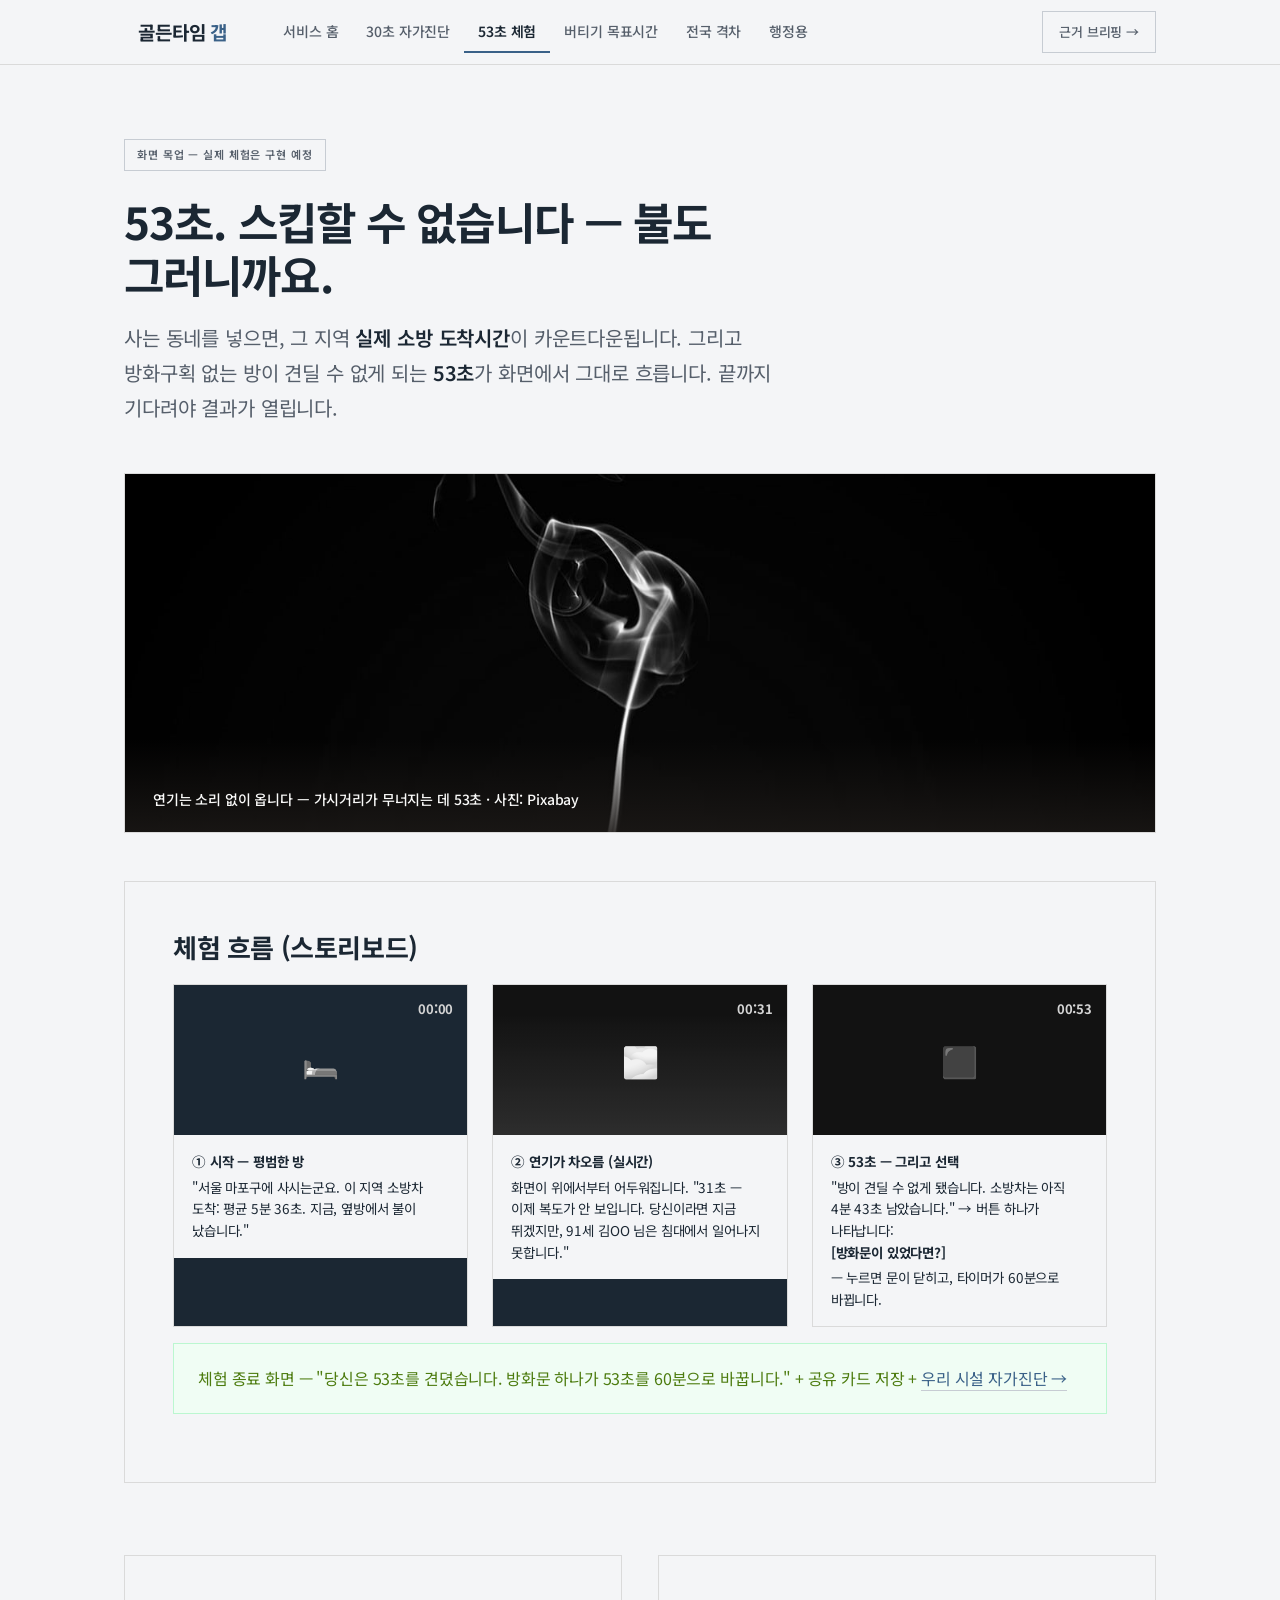
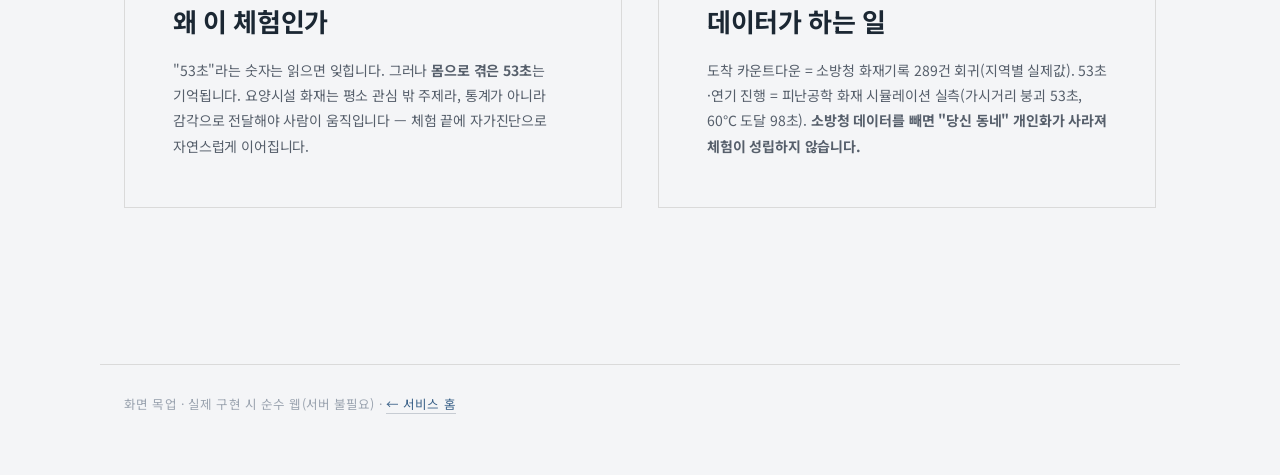
<file: service-53s.html>
<!doctype html>
<html lang="ko">
<head>
<meta charset="utf-8">
<meta name="viewport" content="width=device-width, initial-scale=1">
<title>53초 체험 — 골든타임 갭 (목업)</title>
<link rel="stylesheet" href="https://fonts.googleapis.com/css2?family=Noto+Sans+KR:wght@400;500;700;900&display=swap">
<link rel="stylesheet" href="service.css">
</head>
<body>
<nav class="nav"><div class="in">
  <a class="brand" href="service.html">골든타임 <span>갭</span></a>
  <a href="service.html">서비스 홈</a>
  <a href="service-selfcheck.html">30초 자가진단</a>
  <a class="on" href="service-53s.html">53초 체험</a>
  <a href="service-target.html">버티기 목표시간</a>
  <a href="service-map.html">전국 격차</a>
  <a href="service-admin.html">행정용</a>
  <div class="sp"></div>
  <a class="back" href="index.html">근거 브리핑 →</a>
</div></nav>

<div class="wrap">
  <div class="head">
    <span class="mock">화면 목업 — 실제 체험은 구현 예정</span>
    <h1>53초. 스킵할 수 없습니다 — 불도 그러니까요.</h1>
    <p class="lead">사는 동네를 넣으면, 그 지역 <b>실제 소방 도착시간</b>이 카운트다운됩니다. 그리고 방화구획 없는 방이 견딜 수 없게 되는 <b>53초</b>가 화면에서 그대로 흐릅니다. 끝까지 기다려야 결과가 열립니다.</p>
  </div>

  <div class="banner"><img src="img/smoke.jpg" alt="어둠 속 연기"><div class="cap">연기는 소리 없이 옵니다 — 가시거리가 무너지는 데 53초 · 사진: Pixabay</div></div>

  <div class="card">
    <h2>체험 흐름 (스토리보드)</h2>
    <div class="frames">
      <div class="frame">
        <div class="scene">🛏️<span class="t">00:00</span></div>
        <div class="cap"><b>① 시작 — 평범한 방</b>"서울 마포구에 사시는군요. 이 지역 소방차 도착: 평균 5분 36초. 지금, 옆방에서 불이 났습니다."</div>
      </div>
      <div class="frame">
        <div class="scene" style="background:linear-gradient(#0d131b 20%,#3a2a24)">🌫️<span class="t">00:31</span></div>
        <div class="cap"><b>② 연기가 차오름 (실시간)</b>화면이 위에서부터 어두워집니다. "31초 — 이제 복도가 안 보입니다. 당신이라면 지금 뛰겠지만, 91세 김OO 님은 침대에서 일어나지 못합니다."</div>
      </div>
      <div class="frame">
        <div class="scene" style="background:#1c0f0d">⬛<span class="t">00:53</span></div>
        <div class="cap"><b>③ 53초 — 그리고 선택</b>"방이 견딜 수 없게 됐습니다. 소방차는 아직 4분 43초 남았습니다." → 버튼 하나가 나타납니다: <b>[방화문이 있었다면?]</b> — 누르면 문이 닫히고, 타이머가 60분으로 바뀝니다.</div>
      </div>
    </div>
    <div class="verdict good" style="margin-top:16px">체험 종료 화면 — "당신은 53초를 견뎠습니다. 방화문 하나가 53초를 60분으로 바꿉니다." + 공유 카드 저장 + <a href="service-selfcheck.html">우리 시설 자가진단 →</a></div>
  </div>

  <div class="grid2">
    <div class="card">
      <h2>왜 이 체험인가</h2>
      <p style="font-size:14px;color:var(--text2);margin:0">"53초"라는 숫자는 읽으면 잊힙니다. 그러나 <b>몸으로 겪은 53초</b>는 기억됩니다. 요양시설 화재는 평소 관심 밖 주제라, 통계가 아니라 감각으로 전달해야 사람이 움직입니다 — 체험 끝에 자가진단으로 자연스럽게 이어집니다.</p>
    </div>
    <div class="card">
      <h2>데이터가 하는 일</h2>
      <p style="font-size:14px;color:var(--text2);margin:0">도착 카운트다운 = 소방청 화재기록 289건 회귀(지역별 실제값). 53초·연기 진행 = 피난공학 화재 시뮬레이션 실측(가시거리 붕괴 53초, 60℃ 도달 98초). <b>소방청 데이터를 빼면 "당신 동네" 개인화가 사라져 체험이 성립하지 않습니다.</b></p>
    </div>
  </div>
</div>

<div class="foot">화면 목업 · 실제 구현 시 순수 웹(서버 불필요) · <a href="service.html">← 서비스 홈</a></div>
</body>
</html>
</file>
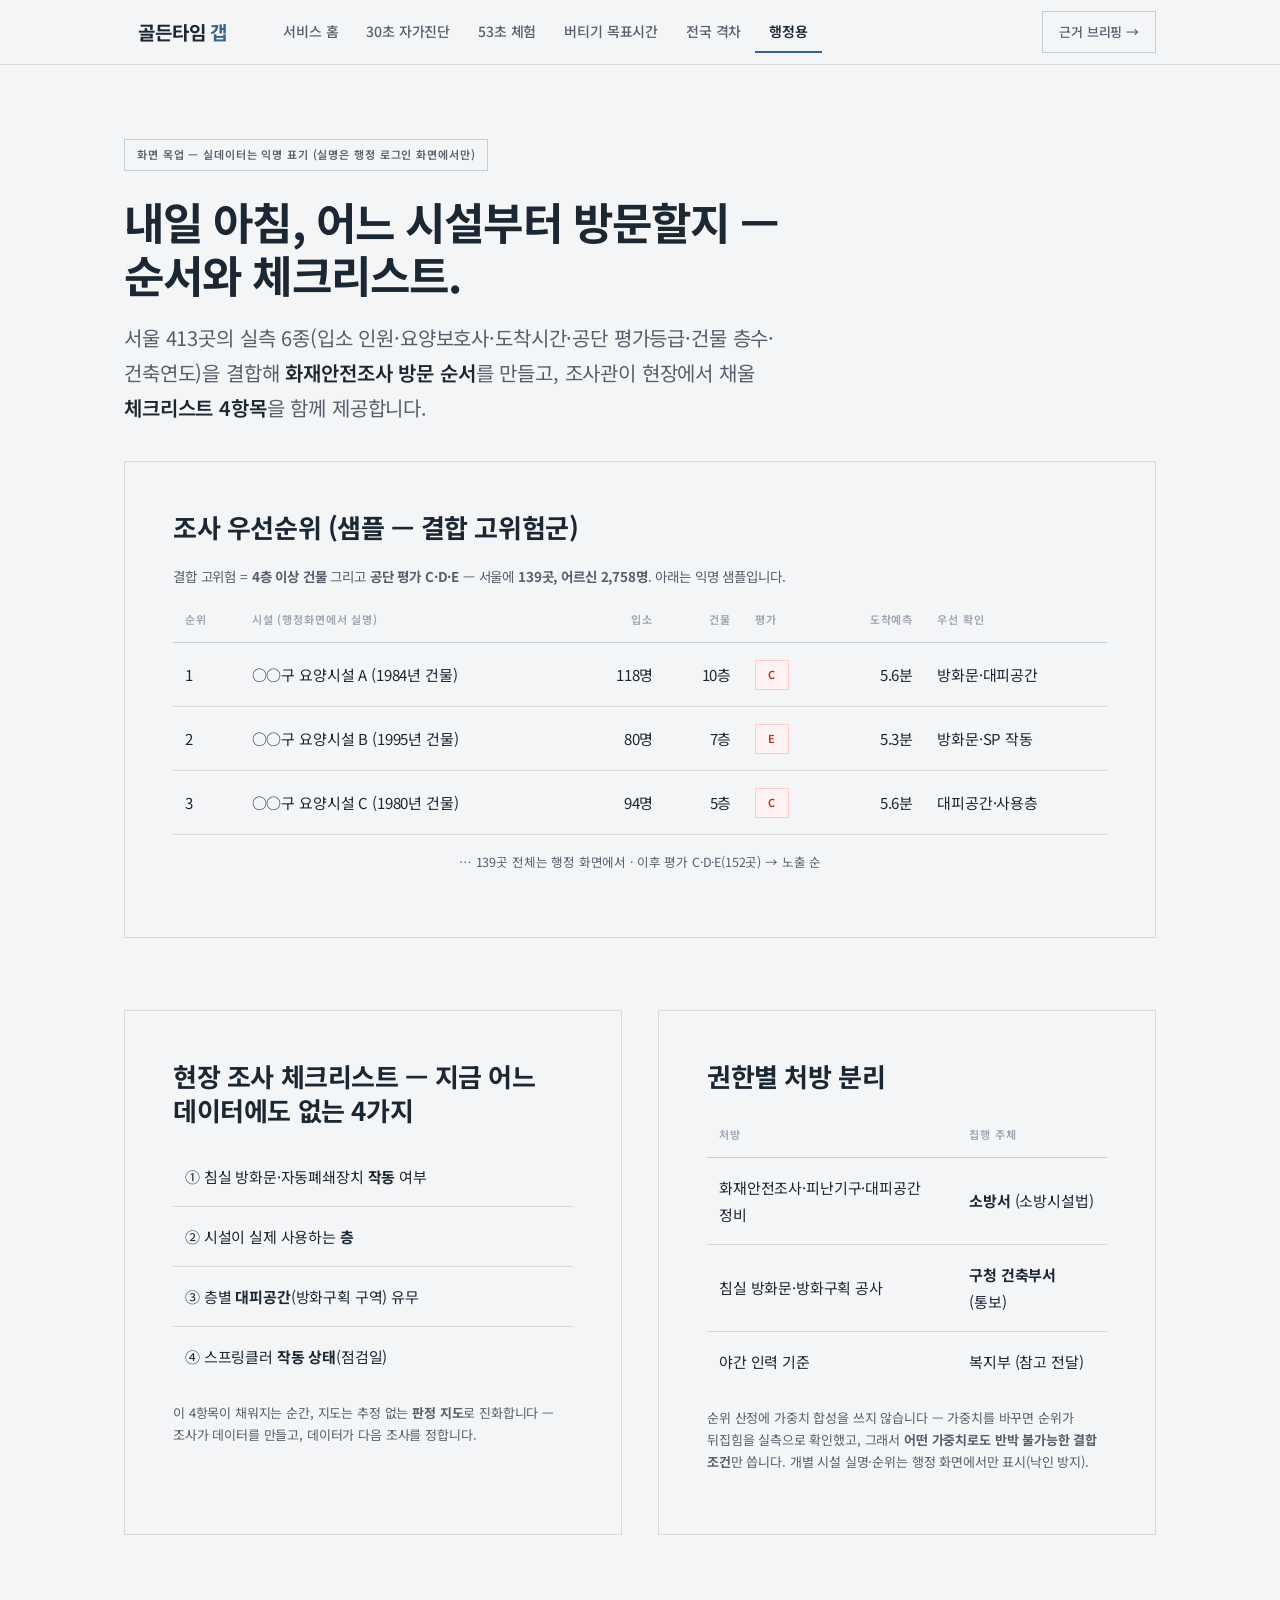
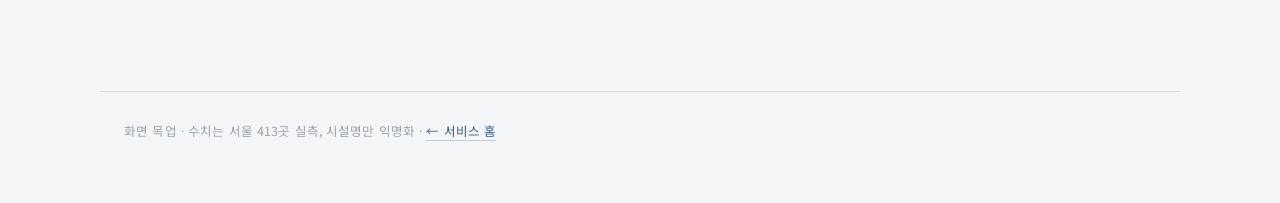
<file: service-admin.html>
<!doctype html>
<html lang="ko">
<head>
<meta charset="utf-8">
<meta name="viewport" content="width=device-width, initial-scale=1">
<title>행정용 우선순위 — 골든타임 갭 (목업)</title>
<link rel="stylesheet" href="https://fonts.googleapis.com/css2?family=Noto+Sans+KR:wght@400;500;700;900&display=swap">
<link rel="stylesheet" href="service.css">
</head>
<body>
<nav class="nav"><div class="in">
  <a class="brand" href="service.html">골든타임 <span>갭</span></a>
  <a href="service.html">서비스 홈</a>
  <a href="service-selfcheck.html">30초 자가진단</a>
  <a href="service-53s.html">53초 체험</a>
  <a href="service-target.html">버티기 목표시간</a>
  <a href="service-map.html">전국 격차</a>
  <a class="on" href="service-admin.html">행정용</a>
  <div class="sp"></div>
  <a class="back" href="index.html">근거 브리핑 →</a>
</div></nav>

<div class="wrap">
  <div class="head">
    <span class="mock">화면 목업 — 실데이터는 익명 표기 (실명은 행정 로그인 화면에서만)</span>
    <h1>내일 아침, 어느 시설부터 방문할지 — 순서와 체크리스트.</h1>
    <p class="lead">서울 413곳의 실측 6종(입소 인원·요양보호사·도착시간·공단 평가등급·건물 층수·건축연도)을 결합해 <b>화재안전조사 방문 순서</b>를 만들고, 조사관이 현장에서 채울 <b>체크리스트 4항목</b>을 함께 제공합니다.</p>
  </div>

  <div class="card">
    <h2>조사 우선순위 (샘플 — 결합 고위험군)</h2>
    <p style="font-size:13.5px;color:var(--text2);margin:0 0 10px">결합 고위험 = <b>4층 이상 건물</b> 그리고 <b>공단 평가 C·D·E</b> — 서울에 <b>139곳, 어르신 2,758명</b>. 아래는 익명 샘플입니다.</p>
    <table>
      <tr><th>순위</th><th>시설 (행정화면에서 실명)</th><th class="num">입소</th><th class="num">건물</th><th>평가</th><th class="num">도착예측</th><th>우선 확인</th></tr>
      <tr><td>1</td><td>○○구 요양시설 A (1984년 건물)</td><td class="num">118명</td><td class="num">10층</td><td><span class="pill bad">C</span></td><td class="num">5.6분</td><td>방화문·대피공간</td></tr>
      <tr><td>2</td><td>○○구 요양시설 B (1995년 건물)</td><td class="num">80명</td><td class="num">7층</td><td><span class="pill bad">E</span></td><td class="num">5.3분</td><td>방화문·SP 작동</td></tr>
      <tr><td>3</td><td>○○구 요양시설 C (1980년 건물)</td><td class="num">94명</td><td class="num">5층</td><td><span class="pill bad">C</span></td><td class="num">5.6분</td><td>대피공간·사용층</td></tr>
      <tr><td colspan="7" style="text-align:center;color:var(--text2);font-size:12.5px">… 139곳 전체는 행정 화면에서 · 이후 평가 C·D·E(152곳) → 노출 순</td></tr>
    </table>
  </div>

  <div class="grid2">
    <div class="card">
      <h2>현장 조사 체크리스트 — 지금 어느 데이터에도 없는 4가지</h2>
      <table>
        <tr><td>① 침실 방화문·자동폐쇄장치 <b>작동</b> 여부</td></tr>
        <tr><td>② 시설이 실제 사용하는 <b>층</b></td></tr>
        <tr><td>③ 층별 <b>대피공간</b>(방화구획 구역) 유무</td></tr>
        <tr><td>④ 스프링클러 <b>작동 상태</b>(점검일)</td></tr>
      </table>
      <p class="note">이 4항목이 채워지는 순간, 지도는 추정 없는 <b>판정 지도</b>로 진화합니다 — 조사가 데이터를 만들고, 데이터가 다음 조사를 정합니다.</p>
    </div>
    <div class="card">
      <h2>권한별 처방 분리</h2>
      <table>
        <tr><th>처방</th><th>집행 주체</th></tr>
        <tr><td>화재안전조사·피난기구·대피공간 정비</td><td><b>소방서</b> (소방시설법)</td></tr>
        <tr><td>침실 방화문·방화구획 공사</td><td><b>구청 건축부서</b> (통보)</td></tr>
        <tr><td>야간 인력 기준</td><td>복지부 (참고 전달)</td></tr>
      </table>
      <p class="note">순위 산정에 가중치 합성을 쓰지 않습니다 — 가중치를 바꾸면 순위가 뒤집힘을 실측으로 확인했고, 그래서 <b>어떤 가중치로도 반박 불가능한 결합 조건</b>만 씁니다. 개별 시설 실명·순위는 행정 화면에서만 표시(낙인 방지).</p>
    </div>
  </div>
</div>

<div class="foot">화면 목업 · 수치는 서울 413곳 실측, 시설명만 익명화 · <a href="service.html">← 서비스 홈</a></div>
</body>
</html>
</file>
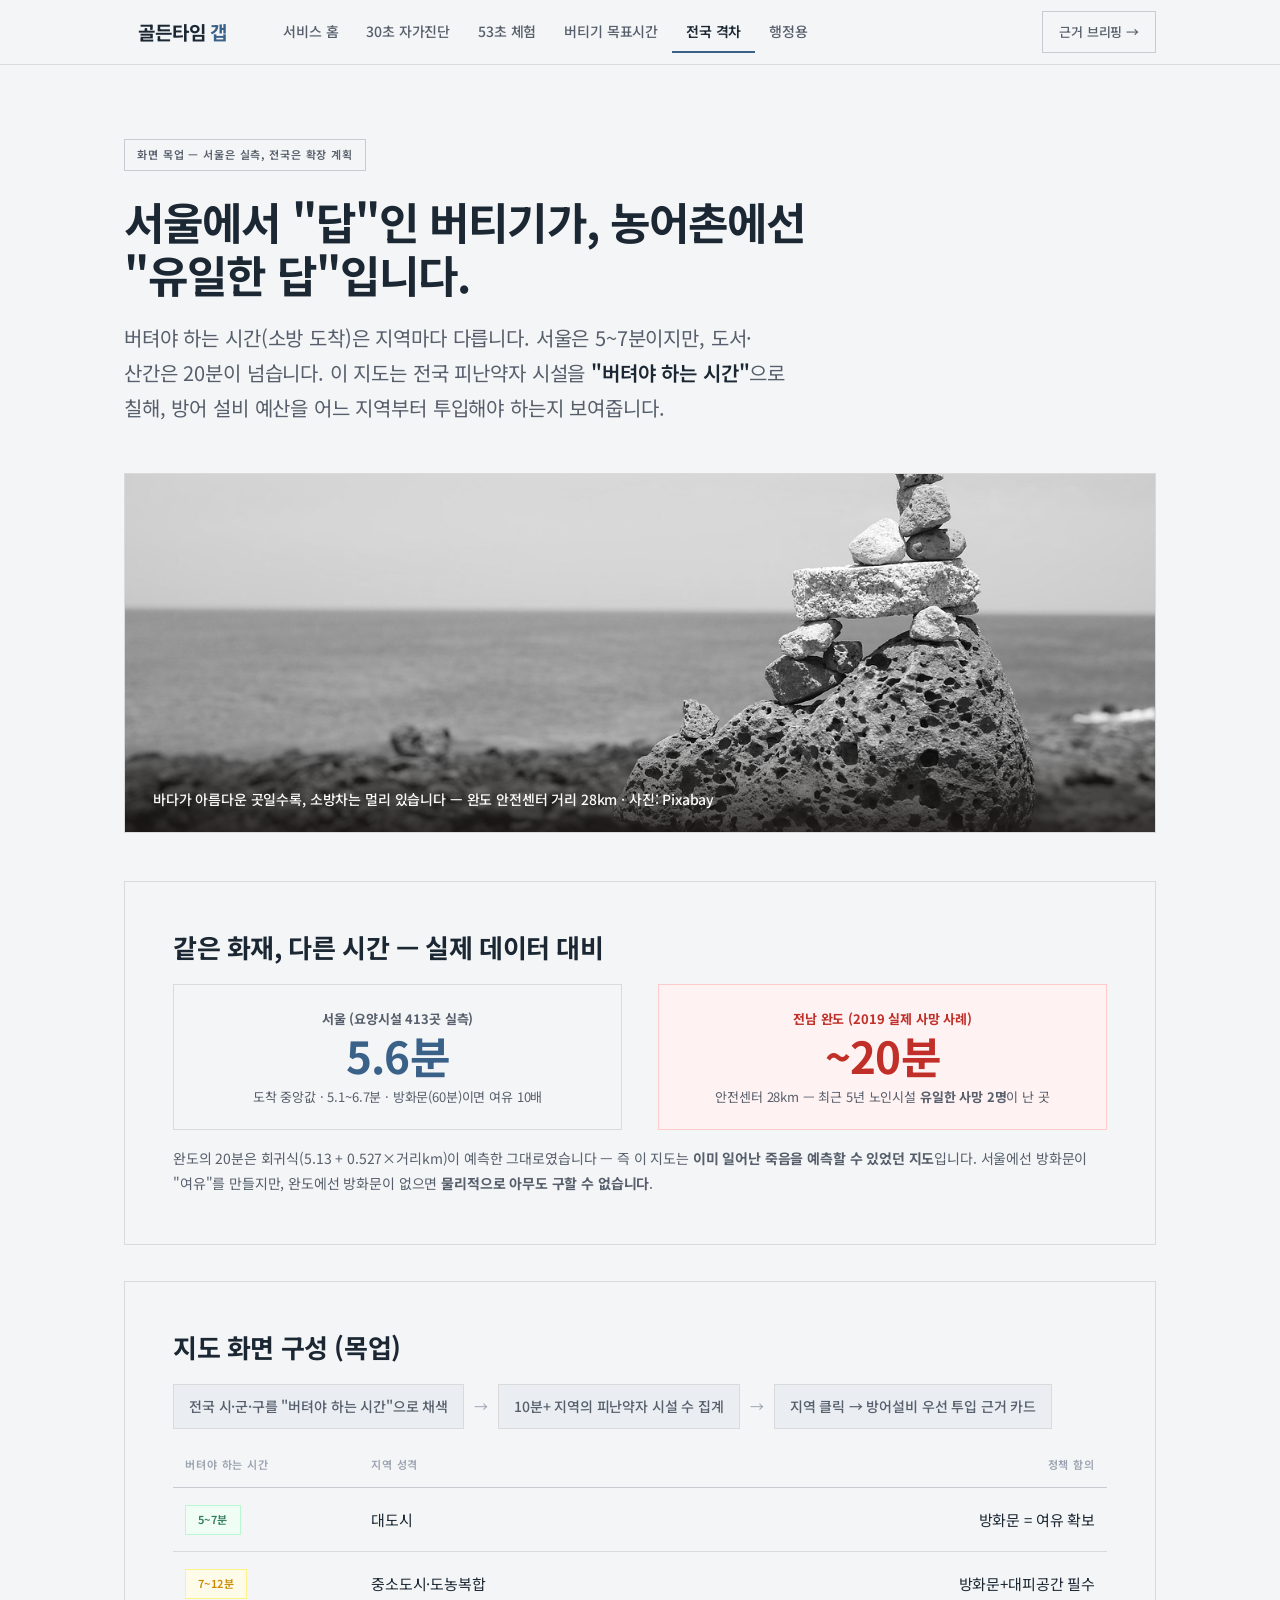
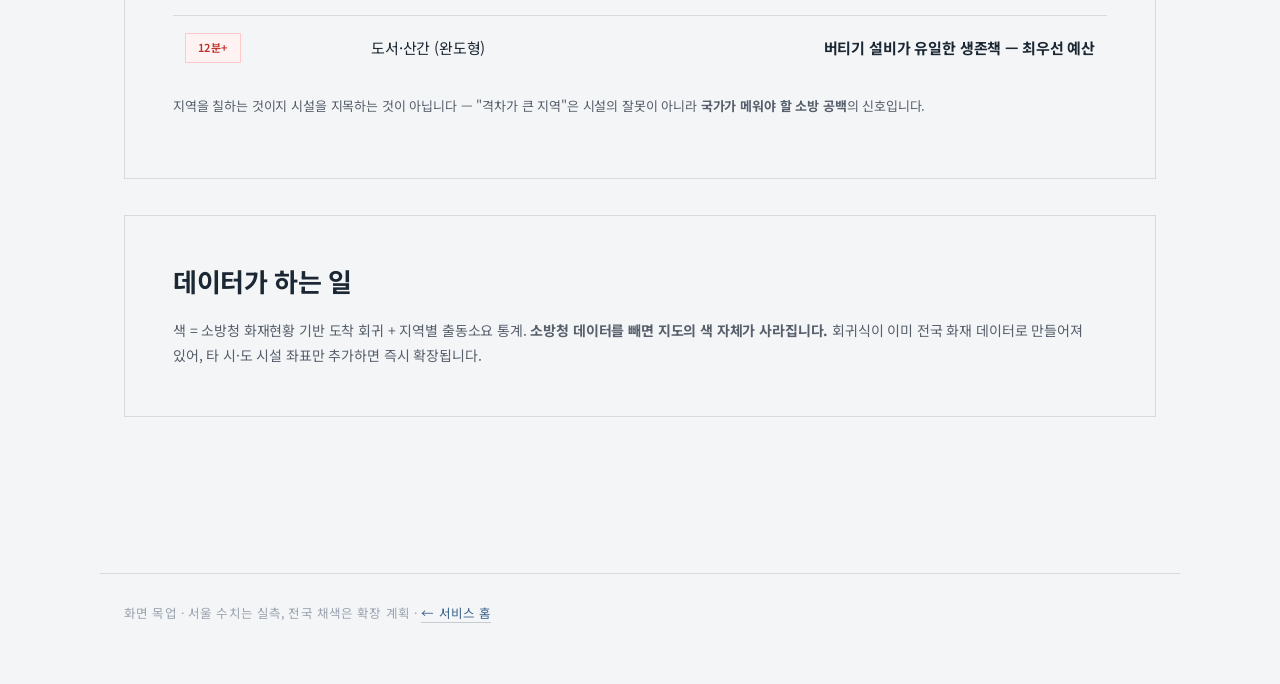
<file: service-map.html>
<!doctype html>
<html lang="ko">
<head>
<meta charset="utf-8">
<meta name="viewport" content="width=device-width, initial-scale=1">
<title>전국 격차 지도 — 골든타임 갭 (목업)</title>
<link rel="stylesheet" href="https://fonts.googleapis.com/css2?family=Noto+Sans+KR:wght@400;500;700;900&display=swap">
<link rel="stylesheet" href="service.css">
</head>
<body>
<nav class="nav"><div class="in">
  <a class="brand" href="service.html">골든타임 <span>갭</span></a>
  <a href="service.html">서비스 홈</a>
  <a href="service-selfcheck.html">30초 자가진단</a>
  <a href="service-53s.html">53초 체험</a>
  <a href="service-target.html">버티기 목표시간</a>
  <a class="on" href="service-map.html">전국 격차</a>
  <a href="service-admin.html">행정용</a>
  <div class="sp"></div>
  <a class="back" href="index.html">근거 브리핑 →</a>
</div></nav>

<div class="wrap">
  <div class="head">
    <span class="mock">화면 목업 — 서울은 실측, 전국은 확장 계획</span>
    <h1>서울에서 "답"인 버티기가, 농어촌에선 "유일한 답"입니다.</h1>
    <p class="lead">버텨야 하는 시간(소방 도착)은 지역마다 다릅니다. 서울은 5~7분이지만, 도서·산간은 20분이 넘습니다. 이 지도는 전국 피난약자 시설을 <b>"버텨야 하는 시간"</b>으로 칠해, 방어 설비 예산을 어느 지역부터 투입해야 하는지 보여줍니다.</p>
  </div>

  <div class="banner"><img src="img/island.jpg" alt="한국의 바다와 해안" style="object-position:center 60%"><div class="cap">바다가 아름다운 곳일수록, 소방차는 멀리 있습니다 — 완도 안전센터 거리 28km · 사진: Pixabay</div></div>

  <div class="card">
    <h2>같은 화재, 다른 시간 — 실제 데이터 대비</h2>
    <div class="grid2" style="text-align:center;margin:16px 0">
      <div style="border:1px solid var(--border);padding:22px">
        <div style="font-size:13px;color:var(--text2);font-weight:700">서울 (요양시설 413곳 실측)</div>
        <div class="big blue">5.6분</div>
        <div class="klabel">도착 중앙값 · 5.1~6.7분 · 방화문(60분)이면 여유 10배</div>
      </div>
      <div style="border:1px solid #FECACA;padding:22px;background:#FEF2F2">
        <div style="font-size:13px;color:var(--error);font-weight:700">전남 완도 (2019 실제 사망 사례)</div>
        <div class="big red">~20분</div>
        <div class="klabel">안전센터 28km — 최근 5년 노인시설 <b>유일한 사망 2명</b>이 난 곳</div>
      </div>
    </div>
    <p style="font-size:14px;color:var(--text2);margin:0">완도의 20분은 회귀식(5.13 + 0.527×거리km)이 예측한 그대로였습니다 — 즉 이 지도는 <b>이미 일어난 죽음을 예측할 수 있었던 지도</b>입니다. 서울에선 방화문이 "여유"를 만들지만, 완도에선 방화문이 없으면 <b>물리적으로 아무도 구할 수 없습니다</b>.</p>
  </div>

  <div class="card">
    <h2>지도 화면 구성 (목업)</h2>
    <div class="flow">
      <span class="st">전국 시·군·구를 "버텨야 하는 시간"으로 채색</span><span class="ar">→</span>
      <span class="st">10분+ 지역의 피난약자 시설 수 집계</span><span class="ar">→</span>
      <span class="st">지역 클릭 → 방어설비 우선 투입 근거 카드</span>
    </div>
    <table style="margin-top:14px">
      <tr><th>버텨야 하는 시간</th><th>지역 성격</th><th class="num">정책 함의</th></tr>
      <tr><td><span class="pill good">5~7분</span></td><td>대도시</td><td class="num">방화문 = 여유 확보</td></tr>
      <tr><td><span class="pill mid">7~12분</span></td><td>중소도시·도농복합</td><td class="num">방화문+대피공간 필수</td></tr>
      <tr><td><span class="pill bad">12분+</span></td><td>도서·산간 (완도형)</td><td class="num"><b>버티기 설비가 유일한 생존책 — 최우선 예산</b></td></tr>
    </table>
    <p class="note">지역을 칠하는 것이지 시설을 지목하는 것이 아닙니다 — "격차가 큰 지역"은 시설의 잘못이 아니라 <b>국가가 메워야 할 소방 공백</b>의 신호입니다.</p>
  </div>

  <div class="card">
    <h2>데이터가 하는 일</h2>
    <p style="font-size:14px;color:var(--text2);margin:0">색 = 소방청 화재현황 기반 도착 회귀 + 지역별 출동소요 통계. <b>소방청 데이터를 빼면 지도의 색 자체가 사라집니다.</b> 회귀식이 이미 전국 화재 데이터로 만들어져 있어, 타 시·도 시설 좌표만 추가하면 즉시 확장됩니다.</p>
  </div>
</div>

<div class="foot">화면 목업 · 서울 수치는 실측, 전국 채색은 확장 계획 · <a href="service.html">← 서비스 홈</a></div>
</body>
</html>
</file>
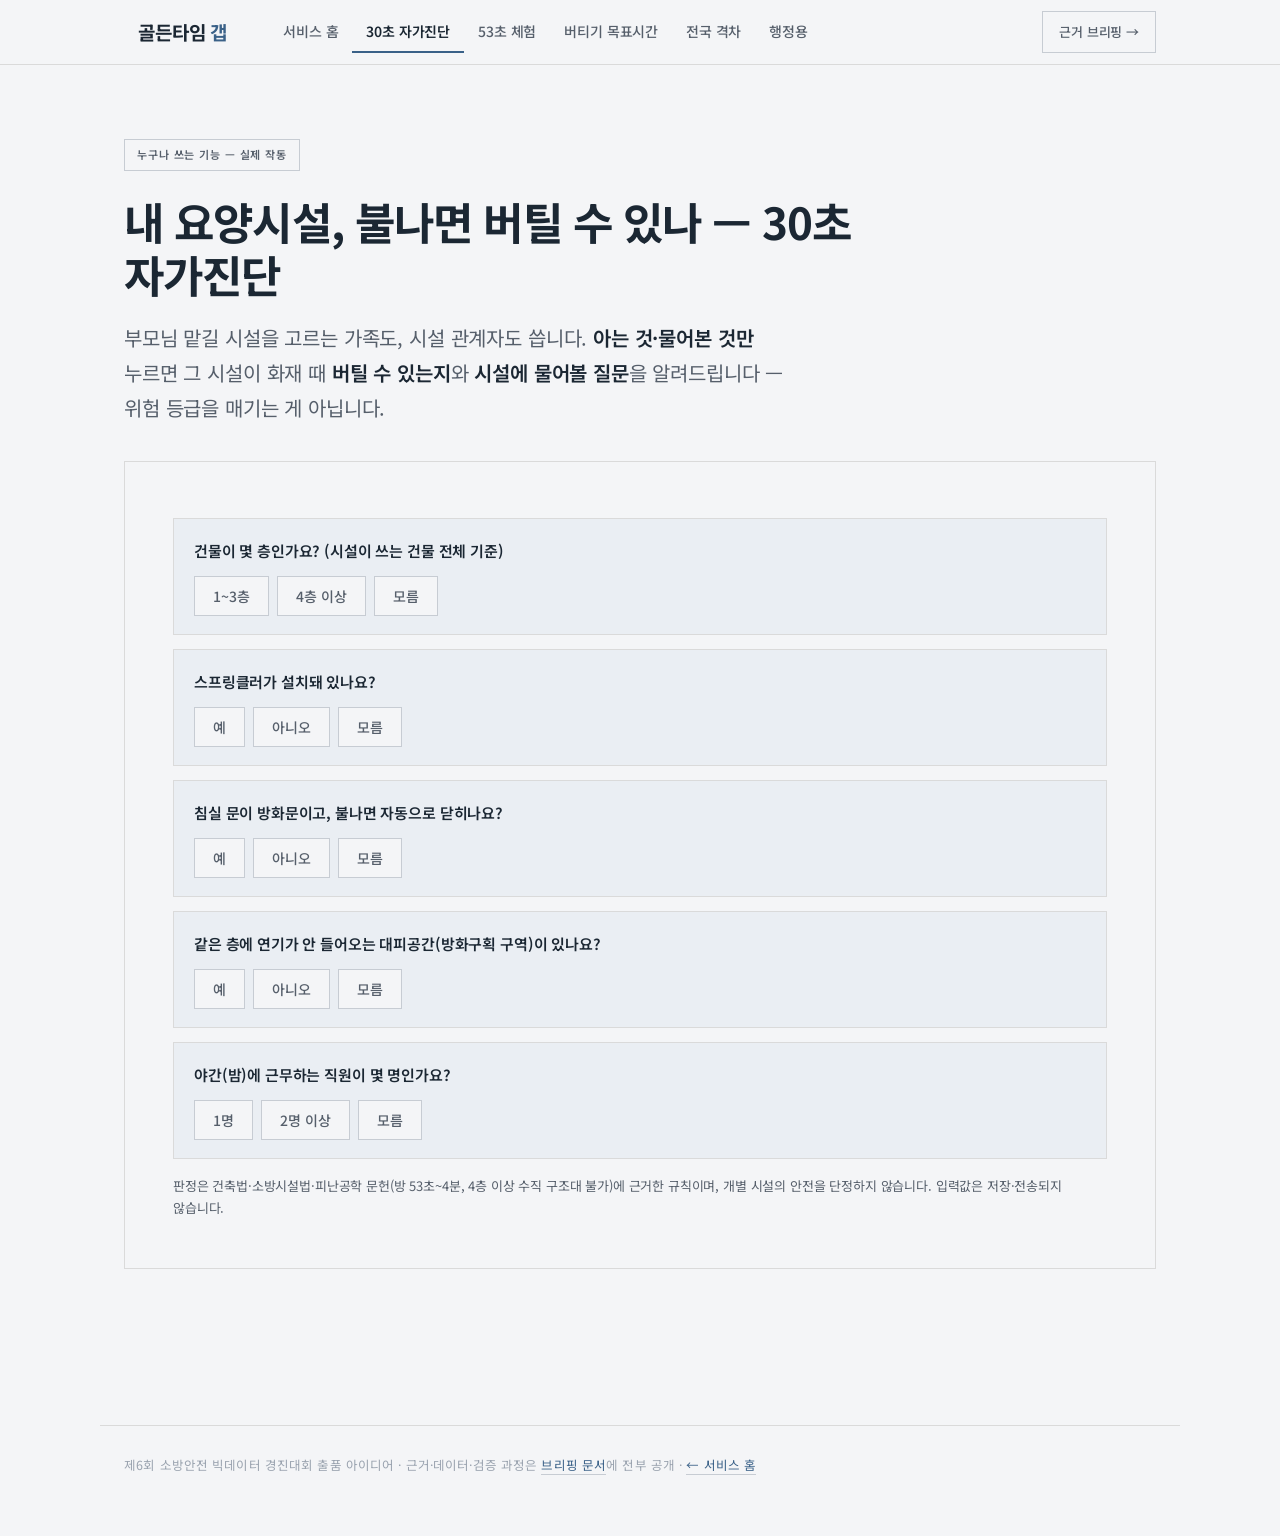
<file: service-selfcheck.html>
<!doctype html>
<html lang="ko">
<head>
<meta charset="utf-8">
<meta name="viewport" content="width=device-width, initial-scale=1">
<title>30초 자가진단 — 골든타임 갭</title>
<link rel="stylesheet" href="https://fonts.googleapis.com/css2?family=Noto+Sans+KR:wght@400;500;700;900&display=swap">
<link rel="stylesheet" href="service.css">
<style>
/* 자가진단 위젯 — service.css(ThoughtStream) 토큰에 맞춰 포팅 */
.scq{display:grid;gap:14px;margin-top:8px}
.scq .q{border:1px solid var(--border);padding:18px 20px;background:var(--surface)}
.scq .q .ql{font-size:15px;font-weight:600;color:var(--ink);margin-bottom:12px;font-family:var(--font-b)}
.scopts{display:flex;flex-wrap:wrap;gap:8px}
.scopts button{border:1px solid var(--border-m);background:var(--bg);color:var(--text2);font-family:var(--font-b);
  font-size:14px;font-weight:500;padding:9px 18px;cursor:pointer;transition:.15s}
.scopts button:hover{border-color:var(--stone);color:var(--ink)}
.scopts button.sel{background:var(--ink);border-color:var(--ink);color:var(--bg)}
.scresult{margin-top:24px;padding:28px;display:none;border:1px solid var(--border-m)}
.scresult.on{display:block}
.scresult.hold{background:#F0FDF4;border-color:#BBF7D0}
.scresult.risk{background:#FEF2F2;border-color:#FECACA}
.scresult .verdict{font-family:var(--font-d);font-size:22px;font-weight:700;letter-spacing:-.01em;margin-bottom:6px}
.scresult.hold .verdict{color:#4D7C0F} .scresult.risk .verdict{color:#B91C1C}
.scline{display:flex;gap:12px;align-items:flex-start;font-size:15px;margin:11px 0;line-height:1.6;font-family:var(--font-b)}
.scline .ic{flex:0 0 18px;font-weight:700;text-align:center}
.scline.ok .ic{color:var(--success)} .scline.no .ic{color:var(--error)}
.scask{margin-top:20px;background:var(--bg);border:1px dashed var(--border-s);padding:18px 22px}
.scask .h{font-size:12px;font-weight:600;color:var(--text2);letter-spacing:.05em;text-transform:uppercase;margin-bottom:10px;font-family:var(--font-b)}
.scask ol{margin:0;padding-left:22px} .scask li{margin:7px 0;font-size:14.5px;font-family:var(--font-b)}
.scfoot{font-size:13px;color:var(--text2);margin-top:16px;line-height:1.7;font-family:var(--font-b)}
@media print{.nav,.foot,.head .mock,.banner{display:none}.scresult{border:1px solid #999}}
</style>
</head>
<body>
<nav class="nav"><div class="in">
  <a class="brand" href="service.html">골든타임 <span>갭</span></a>
  <a href="service.html">서비스 홈</a>
  <a class="on" href="service-selfcheck.html">30초 자가진단</a>
  <a href="service-53s.html">53초 체험</a>
  <a href="service-target.html">버티기 목표시간</a>
  <a href="service-map.html">전국 격차</a>
  <a href="service-admin.html">행정용</a>
  <div class="sp"></div>
  <a class="back" href="index.html">근거 브리핑 →</a>
</div></nav>

<div class="wrap">
  <div class="head">
    <span class="mock">누구나 쓰는 기능 — 실제 작동</span>
    <h1>내 요양시설, 불나면 버틸 수 있나 — 30초 자가진단</h1>
    <p class="lead">부모님 맡길 시설을 고르는 가족도, 시설 관계자도 씁니다. <b>아는 것·물어본 것만</b> 누르면 그 시설이 화재 때 <b>버틸 수 있는지</b>와 <b>시설에 물어볼 질문</b>을 알려드립니다 — 위험 등급을 매기는 게 아닙니다.</p>
  </div>

  <div class="card">
    <div class="scq" id="scq"></div>
    <div class="scresult" id="scResult"></div>
    <div class="scfoot">판정은 건축법·소방시설법·피난공학 문헌(방 53초~4분, 4층 이상 수직 구조대 불가)에 근거한 규칙이며, 개별 시설의 안전을 단정하지 않습니다. 입력값은 저장·전송되지 않습니다.</div>
  </div>
</div>

<div class="foot">제6회 소방안전 빅데이터 경진대회 출품 아이디어 · 근거·데이터·검증 과정은 <a href="index.html">브리핑 문서</a>에 전부 공개 · <a href="service.html">← 서비스 홈</a></div>

<script>
(function(){
  var SCQ=[
    {k:'floor',q:'건물이 몇 층인가요? (시설이 쓰는 건물 전체 기준)',o:[['low','1~3층'],['high','4층 이상'],['x','모름']]},
    {k:'sprinkler',q:'스프링클러가 설치돼 있나요?',o:[['y','예'],['n','아니오'],['x','모름']]},
    {k:'door',q:'침실 문이 방화문이고, 불나면 자동으로 닫히나요?',o:[['y','예'],['n','아니오'],['x','모름']]},
    {k:'refuge',q:'같은 층에 연기가 안 들어오는 대피공간(방화구획 구역)이 있나요?',o:[['y','예'],['n','아니오'],['x','모름']]},
    {k:'night',q:'야간(밤)에 근무하는 직원이 몇 명인가요?',o:[['1','1명'],['2','2명 이상'],['x','모름']]}
  ];
  var ans={}, qbox=document.getElementById('scq');
  if(!qbox) return;
  SCQ.forEach(function(item){
    var d=document.createElement('div'); d.className='q';
    var h=document.createElement('div'); h.className='ql'; h.textContent=item.q; d.appendChild(h);
    var opts=document.createElement('div'); opts.className='scopts';
    item.o.forEach(function(pair){
      var b=document.createElement('button'); b.type='button'; b.textContent=pair[1];
      b.onclick=function(){ ans[item.k]=pair[0];
        [].forEach.call(opts.children,function(c){c.classList.remove('sel');});
        b.classList.add('sel'); render();
      };
      opts.appendChild(b);
    });
    d.appendChild(opts); qbox.appendChild(d);
  });
  function line(cls,ic,txt){ return '<div class="scline '+cls+'"><span class="ic">'+ic+'</span><span>'+txt+'</span></div>'; }
  function render(){
    var el=document.getElementById('scResult'), L=[], ask=[];
    if(ans.floor==='high') L.push(line('no','!','<b>4층 이상</b> — 수직 피난기구(구조대)는 3층까지만 허용되어 사실상 대피 불가. <b>버티는 설비가 유일한 답</b>입니다.'));
    else if(ans.floor==='low') L.push(line('ok','✓','3층 이하 — 보조 피난기구를 설치할 수 있는 층입니다.'));
    else if(ans.floor==='x') ask.push('이 건물은 몇 층이고, 시설은 몇 층을 쓰나요?');
    if(ans.sprinkler==='y') L.push(line('ok','✓','1차 방어선: 스프링클러 있음 — 불이 커지기 전에 잡을 수 있습니다.'));
    else if(ans.sprinkler==='n') L.push(line('no','!','1차 방어선(스프링클러) 없음 — 불이 빠르게 번집니다.'));
    else if(ans.sprinkler==='x') ask.push('스프링클러가 설치·정상 작동하나요? (마지막 점검일은 언제인가요?)');
    if(ans.door==='y') L.push(line('ok','✓','침실 방화문 자동폐쇄 — 연기를 막아 방을 대피소로 만듭니다(2차 방어선 핵심).'));
    else if(ans.door==='n') L.push(line('no','!','침실 방화문·자동폐쇄 없음 — 연기가 방으로 그대로 들어옵니다.'));
    else if(ans.door==='x') ask.push('침실 출입문이 방화문이고, 화재 시 자동으로 닫히나요?');
    if(ans.refuge==='y') L.push(line('ok','✓','층별 대피공간 있음 — 못 나가도 연기 없는 곳으로 옮길 수 있습니다.'));
    else if(ans.refuge==='n') L.push(line('no','!','대피공간 없음 — 방이 뚫리면 옮길 곳이 없습니다.'));
    else if(ans.refuge==='x') ask.push('같은 층에 연기가 안 들어오는 대피공간(방화구획 구역)이 있나요?');
    if(ans.night==='1') L.push(line('no','!','야간 1명 — 수십 명 대피는 물리적으로 불가능(법정 최소). 사람이 아니라 <b>설비</b>가 지켜야 합니다.'));
    else if(ans.night==='2') L.push(line('ok','✓','야간 2명 이상 — 초기 대응엔 유리하나, 대피 자체는 여전히 설비에 달렸습니다.'));
    else if(ans.night==='x') ask.push('야간(밤 10시~새벽 6시)에 근무하는 직원은 몇 명인가요?');
    if(!L.length && !ask.length){ el.className='scresult'; el.innerHTML=''; return; }
    var hold=(ans.door==='y' && ans.refuge==='y'), risk=(ans.door==='n' || ans.refuge==='n');
    var verdict, cls;
    if(hold){ cls='hold'; verdict='✔ 화재 시 방에서 버틸 수 있습니다'; }
    else if(risk){ cls='risk'; verdict='⚠ 불이 나면 버틸 곳이 없습니다'; }
    else { cls='hold'; verdict='핵심 항목을 시설에 확인해 보세요'; }
    var html='<div class="verdict">'+verdict+'</div>';
    html+='<p style="margin:2px 0 14px;font-size:14px;color:var(--text2)">방화구획 없는 방은 1분 안팎에 치명적이고 소방차는 6분 — 그래서 관건은 <b>방이 버티느냐</b>입니다.</p>';
    html+=L.join('');
    if(ask.length){
      html+='<div class="scask"><div class="h">시설에 이렇게 물어보세요 (인쇄해서 가져가세요)</div><ol>';
      ask.forEach(function(q){ html+='<li>'+q+'</li>'; });
      html+='</ol></div>';
    }
    if(risk) html+='<p class="scfoot" style="margin-top:14px"><b>개선 순서(문헌 기준):</b> ① 침실 방화문+자동폐쇄 → ② 층별 대피공간 → ③ 스프링클러 점검. 침실 문만 방화문으로 바꿔도 방이 1시간 대피소가 됩니다.</p>';
    el.className='scresult on '+cls; el.innerHTML=html;
  }
})();
</script>
</body>
</html>
</file>
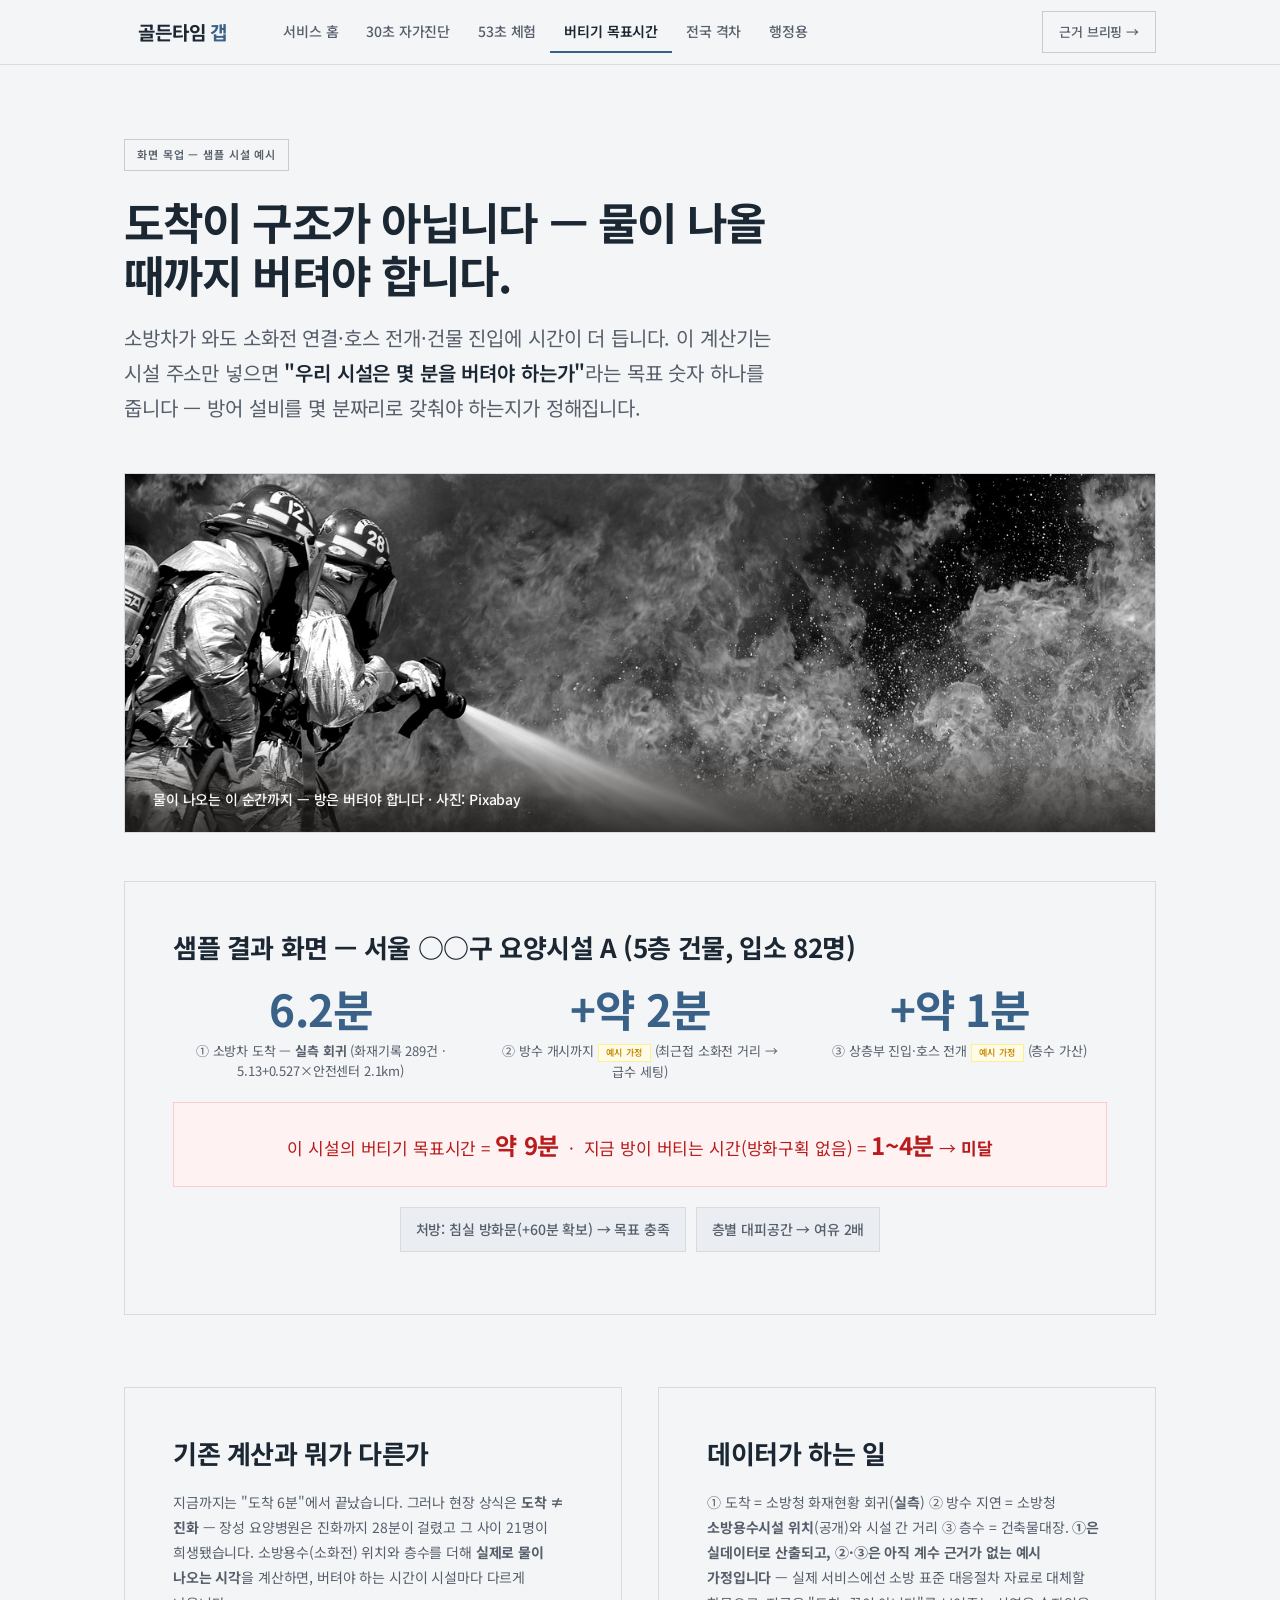
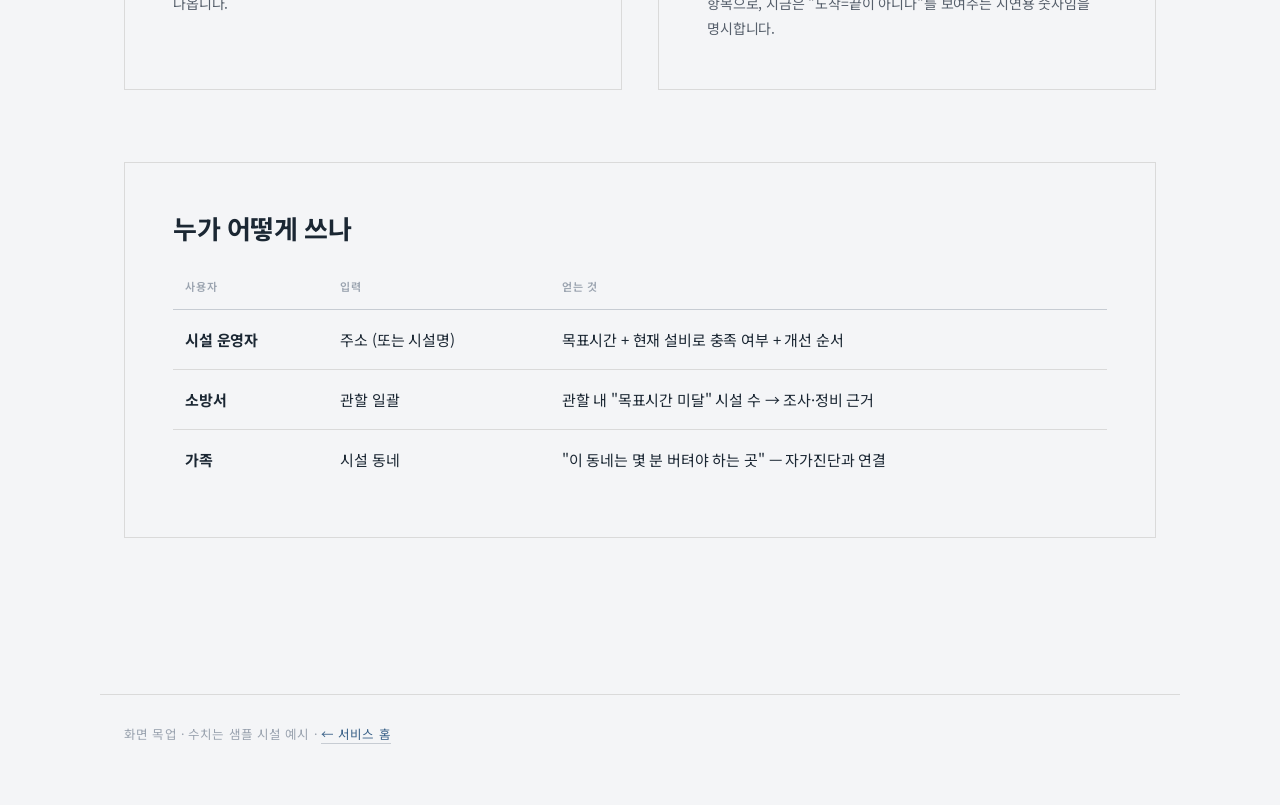
<file: service-target.html>
<!doctype html>
<html lang="ko">
<head>
<meta charset="utf-8">
<meta name="viewport" content="width=device-width, initial-scale=1">
<title>버티기 목표시간 계산기 — 골든타임 갭 (목업)</title>
<link rel="stylesheet" href="https://fonts.googleapis.com/css2?family=Noto+Sans+KR:wght@400;500;700;900&display=swap">
<link rel="stylesheet" href="service.css">
</head>
<body>
<nav class="nav"><div class="in">
  <a class="brand" href="service.html">골든타임 <span>갭</span></a>
  <a href="service.html">서비스 홈</a>
  <a href="service-selfcheck.html">30초 자가진단</a>
  <a href="service-53s.html">53초 체험</a>
  <a class="on" href="service-target.html">버티기 목표시간</a>
  <a href="service-map.html">전국 격차</a>
  <a href="service-admin.html">행정용</a>
  <div class="sp"></div>
  <a class="back" href="index.html">근거 브리핑 →</a>
</div></nav>

<div class="wrap">
  <div class="head">
    <span class="mock">화면 목업 — 샘플 시설 예시</span>
    <h1>도착이 구조가 아닙니다 — 물이 나올 때까지 버텨야 합니다.</h1>
    <p class="lead">소방차가 와도 소화전 연결·호스 전개·건물 진입에 시간이 더 듭니다. 이 계산기는 시설 주소만 넣으면 <b>"우리 시설은 몇 분을 버텨야 하는가"</b>라는 목표 숫자 하나를 줍니다 — 방어 설비를 몇 분짜리로 갖춰야 하는지가 정해집니다.</p>
  </div>

  <div class="banner"><img src="img/ff_team.jpg" alt="방수 중인 소방관"><div class="cap">물이 나오는 이 순간까지 — 방은 버텨야 합니다 · 사진: Pixabay</div></div>

  <div class="card">
    <h2>샘플 결과 화면 — 서울 ○○구 요양시설 A (5층 건물, 입소 82명)</h2>
    <div class="grid3" style="text-align:center;margin:18px 0">
      <div><div class="big blue">6.2분</div><div class="klabel">① 소방차 도착 — <b>실측 회귀</b> (화재기록 289건 · 5.13+0.527×안전센터 2.1km)</div></div>
      <div><div class="big blue">+약 2분</div><div class="klabel">② 방수 개시까지 <span class="pill mid" style="padding:1px 7px;font-size:9px">예시 가정</span> (최근접 소화전 거리 → 급수 세팅)</div></div>
      <div><div class="big blue">+약 1분</div><div class="klabel">③ 상층부 진입·호스 전개 <span class="pill mid" style="padding:1px 7px;font-size:9px">예시 가정</span> (층수 가산)</div></div>
    </div>
    <div class="verdict bad" style="text-align:center;font-size:17px">
      이 시설의 버티기 목표시간 = <b style="font-size:24px">약 9분</b> &nbsp;·&nbsp; 지금 방이 버티는 시간(방화구획 없음) = <b style="font-size:24px">1~4분</b> → <b>미달</b>
    </div>
    <div class="flow" style="justify-content:center">
      <span class="st">처방: 침실 방화문(+60분 확보) → 목표 충족</span>
      <span class="st">층별 대피공간 → 여유 2배</span>
    </div>
  </div>

  <div class="grid2">
    <div class="card">
      <h2>기존 계산과 뭐가 다른가</h2>
      <p style="font-size:14px;color:var(--text2);margin:0">지금까지는 "도착 6분"에서 끝났습니다. 그러나 현장 상식은 <b>도착 ≠ 진화</b> — 장성 요양병원은 진화까지 28분이 걸렸고 그 사이 21명이 희생됐습니다. 소방용수(소화전) 위치와 층수를 더해 <b>실제로 물이 나오는 시각</b>을 계산하면, 버텨야 하는 시간이 시설마다 다르게 나옵니다.</p>
    </div>
    <div class="card">
      <h2>데이터가 하는 일</h2>
      <p style="font-size:14px;color:var(--text2);margin:0">① 도착 = 소방청 화재현황 회귀(<b>실측</b>) ② 방수 지연 = 소방청 <b>소방용수시설 위치</b>(공개)와 시설 간 거리 ③ 층수 = 건축물대장. <b>①은 실데이터로 산출되고, ②·③은 아직 계수 근거가 없는 예시 가정입니다</b> — 실제 서비스에선 소방 표준 대응절차 자료로 대체할 항목으로, 지금은 "도착=끝이 아니다"를 보여주는 시연용 숫자임을 명시합니다.</p>
    </div>
  </div>

  <div class="card">
    <h2>누가 어떻게 쓰나</h2>
    <table>
      <tr><th>사용자</th><th>입력</th><th>얻는 것</th></tr>
      <tr><td><b>시설 운영자</b></td><td>주소 (또는 시설명)</td><td>목표시간 + 현재 설비로 충족 여부 + 개선 순서</td></tr>
      <tr><td><b>소방서</b></td><td>관할 일괄</td><td>관할 내 "목표시간 미달" 시설 수 → 조사·정비 근거</td></tr>
      <tr><td><b>가족</b></td><td>시설 동네</td><td>"이 동네는 몇 분 버텨야 하는 곳" — 자가진단과 연결</td></tr>
    </table>
  </div>
</div>

<div class="foot">화면 목업 · 수치는 샘플 시설 예시 · <a href="service.html">← 서비스 홈</a></div>
</body>
</html>
</file>
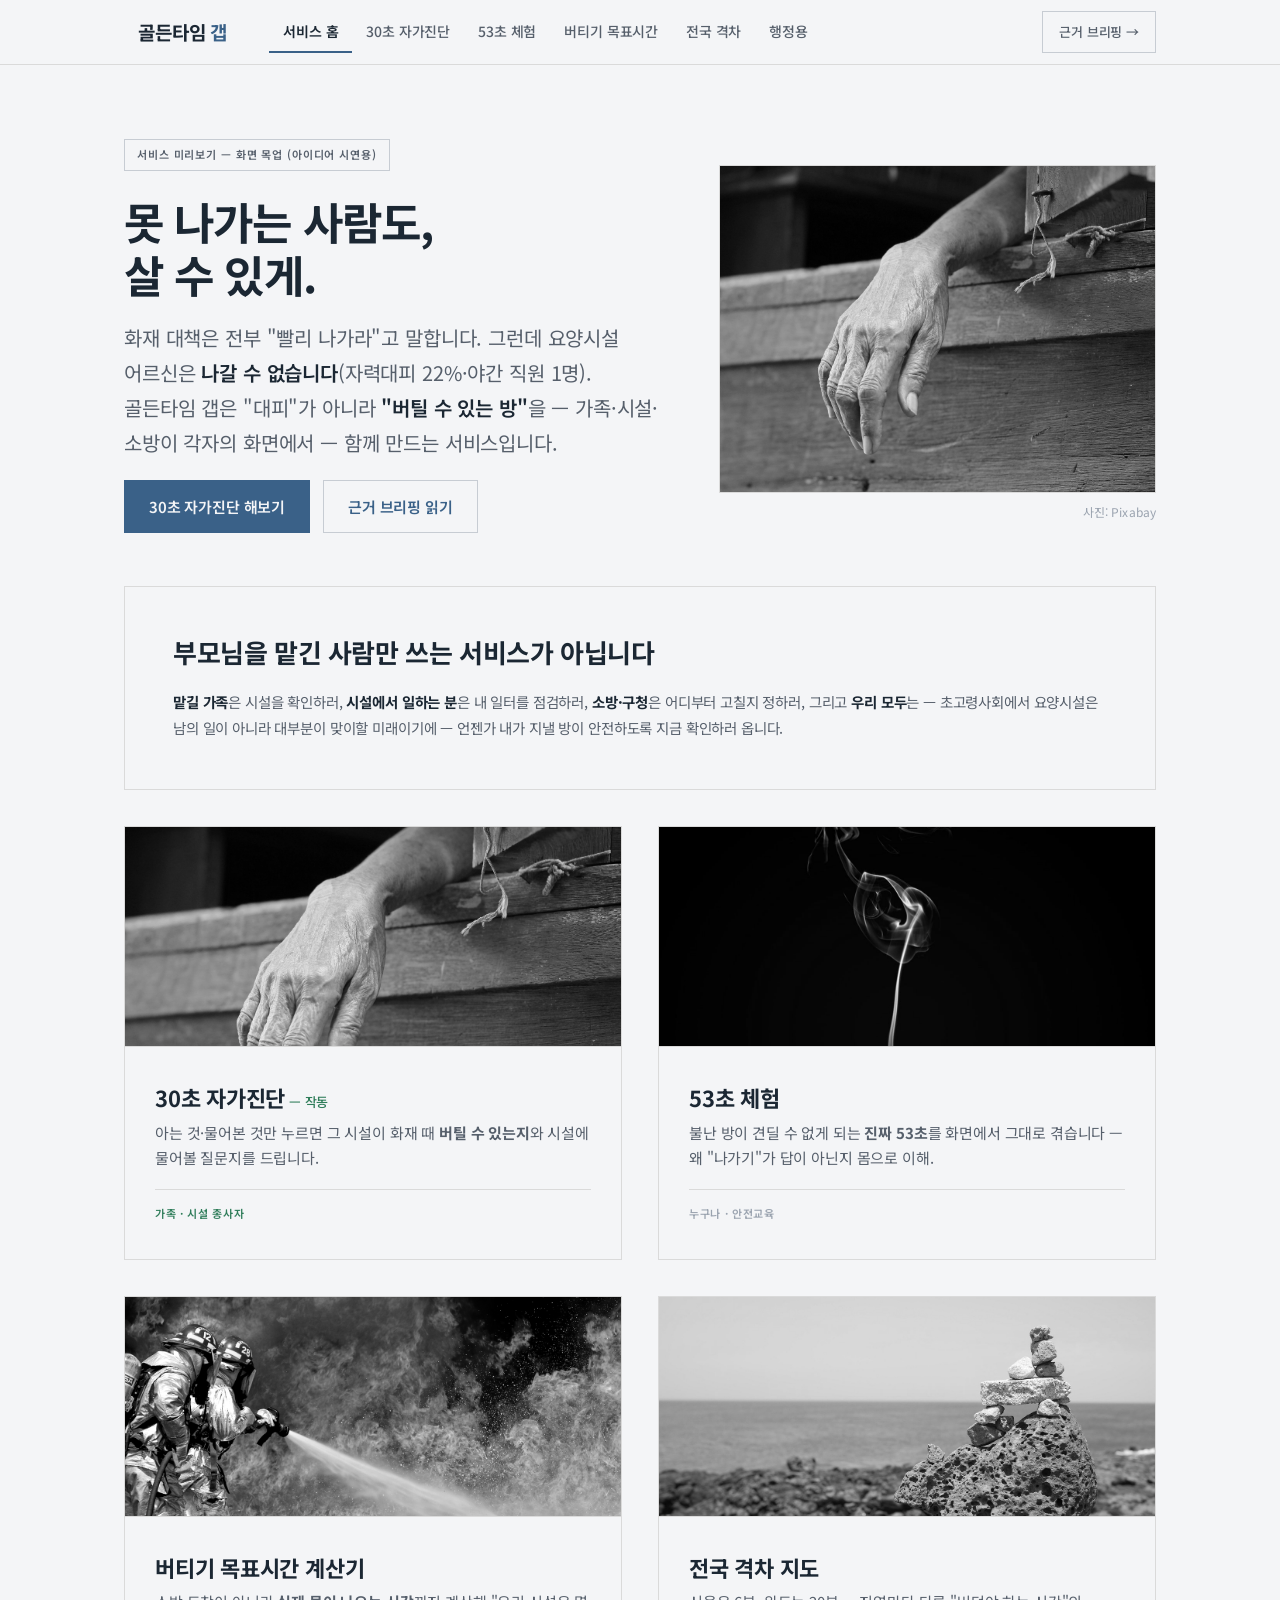
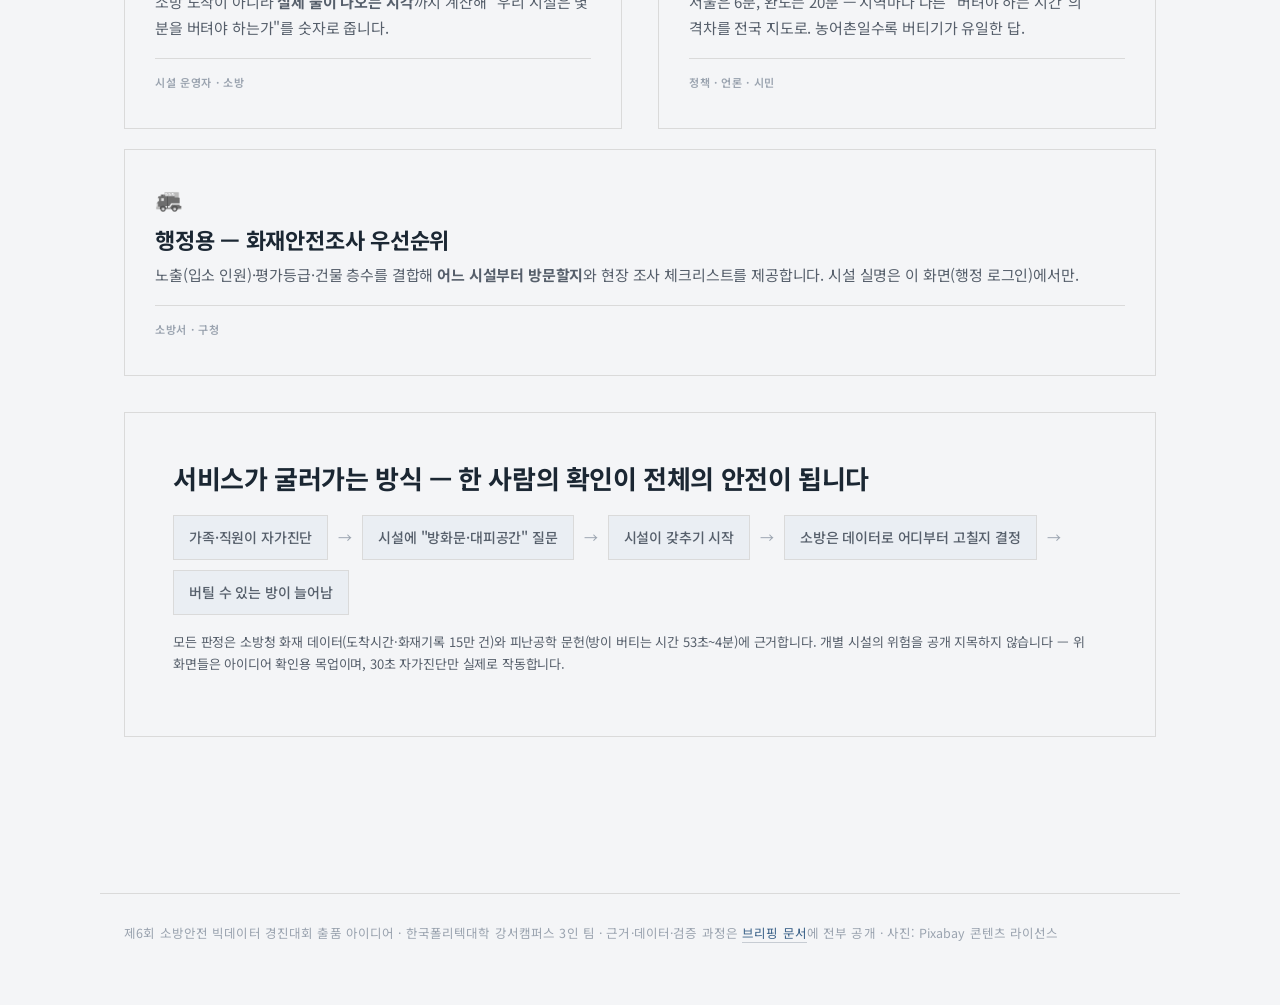
<file: service.html>
<!doctype html>
<html lang="ko">
<head>
<meta charset="utf-8">
<meta name="viewport" content="width=device-width, initial-scale=1">
<title>골든타임 갭 — 서비스 미리보기</title>
<link rel="stylesheet" href="https://fonts.googleapis.com/css2?family=Noto+Sans+KR:wght@400;500;700;900&display=swap">
<link rel="stylesheet" href="service.css">
</head>
<body>
<nav class="nav"><div class="in">
  <a class="brand" href="service.html">골든타임 <span>갭</span></a>
  <a class="on" href="service.html">서비스 홈</a>
  <a href="service-selfcheck.html">30초 자가진단</a>
  <a href="service-53s.html">53초 체험</a>
  <a href="service-target.html">버티기 목표시간</a>
  <a href="service-map.html">전국 격차</a>
  <a href="service-admin.html">행정용</a>
  <div class="sp"></div>
  <a class="back" href="index.html">근거 브리핑 →</a>
</div></nav>

<div class="wrap">
  <div class="herogrid">
    <div class="head">
      <span class="mock">서비스 미리보기 — 화면 목업 (아이디어 시연용)</span>
      <h1>못 나가는 사람도,<br>살 수 있게.</h1>
      <p class="lead">화재 대책은 전부 "빨리 나가라"고 말합니다. 그런데 요양시설 어르신은 <b>나갈 수 없습니다</b>(자력대피 22%·야간 직원 1명). 골든타임 갭은 "대피"가 아니라 <b>"버틸 수 있는 방"</b>을 — 가족·시설·소방이 각자의 화면에서 — 함께 만드는 서비스입니다.</p>
      <p style="margin-top:20px"><a class="btn pri" href="service-selfcheck.html">30초 자가진단 해보기</a> <a class="btn sec" href="index.html" style="margin-left:8px">근거 브리핑 읽기</a></p>
    </div>
    <div>
      <figure class="heroimg" style="margin:0"><img src="img/hands.jpg" alt="어르신의 손"></figure>
      <div class="imgcredit">사진: Pixabay</div>
    </div>
  </div>

  <div class="card">
    <h2>부모님을 맡긴 사람만 쓰는 서비스가 아닙니다</h2>
    <p style="margin:0;font-size:14.5px;color:var(--text2)">
      <b style="color:var(--text)">맡길 가족</b>은 시설을 확인하러, <b style="color:var(--text)">시설에서 일하는 분</b>은 내 일터를 점검하러,
      <b style="color:var(--text)">소방·구청</b>은 어디부터 고칠지 정하러, 그리고 <b style="color:var(--text)">우리 모두</b>는 —
      초고령사회에서 요양시설은 남의 일이 아니라 대부분이 맞이할 미래이기에 — 언젠가 내가 지낼 방이 안전하도록 지금 확인하러 옵니다.
    </p>
  </div>

  <div class="grid2">
    <a class="svc live" href="service-selfcheck.html">
      <div class="svc-img"><img src="img/hands.jpg" alt="" style="object-position:center 30%"></div>
      <div class="svc-body">
        <h3>30초 자가진단</h3>
        <p>아는 것·물어본 것만 누르면 그 시설이 화재 때 <b>버틸 수 있는지</b>와 시설에 물어볼 질문지를 드립니다.</p>
        <span class="who">가족 · 시설 종사자</span>
      </div>
    </a>
    <a class="svc" href="service-53s.html">
      <div class="svc-img"><img src="img/smoke.jpg" alt=""></div>
      <div class="svc-body">
        <h3>53초 체험</h3>
        <p>불난 방이 견딜 수 없게 되는 <b>진짜 53초</b>를 화면에서 그대로 겪습니다 — 왜 "나가기"가 답이 아닌지 몸으로 이해.</p>
        <span class="who">누구나 · 안전교육</span>
      </div>
    </a>
    <a class="svc" href="service-target.html">
      <div class="svc-img"><img src="img/ff_team.jpg" alt=""></div>
      <div class="svc-body">
        <h3>버티기 목표시간 계산기</h3>
        <p>소방 도착이 아니라 <b>실제 물이 나오는 시각</b>까지 계산해 "우리 시설은 몇 분을 버텨야 하는가"를 숫자로 줍니다.</p>
        <span class="who">시설 운영자 · 소방</span>
      </div>
    </a>
    <a class="svc" href="service-map.html">
      <div class="svc-img"><img src="img/island.jpg" alt=""></div>
      <div class="svc-body">
        <h3>전국 격차 지도</h3>
        <p>서울은 6분, 완도는 20분 — 지역마다 다른 "버텨야 하는 시간"의 격차를 전국 지도로. 농어촌일수록 버티기가 유일한 답.</p>
        <span class="who">정책 · 언론 · 시민</span>
      </div>
    </a>
  </div>
  <a class="svc" href="service-admin.html" style="margin-top:20px">
    <div class="svc-body">
      <div class="ico">🚒</div>
      <h3>행정용 — 화재안전조사 우선순위</h3>
      <p>노출(입소 인원)·평가등급·건물 층수를 결합해 <b>어느 시설부터 방문할지</b>와 현장 조사 체크리스트를 제공합니다. 시설 실명은 이 화면(행정 로그인)에서만.</p>
      <span class="who">소방서 · 구청</span>
    </div>
  </a>

  <div class="card">
    <h2>서비스가 굴러가는 방식 — 한 사람의 확인이 전체의 안전이 됩니다</h2>
    <div class="flow">
      <span class="st">가족·직원이 자가진단</span><span class="ar">→</span>
      <span class="st">시설에 "방화문·대피공간" 질문</span><span class="ar">→</span>
      <span class="st">시설이 갖추기 시작</span><span class="ar">→</span>
      <span class="st">소방은 데이터로 어디부터 고칠지 결정</span><span class="ar">→</span>
      <span class="st">버틸 수 있는 방이 늘어남</span>
    </div>
    <p class="note">모든 판정은 소방청 화재 데이터(도착시간·화재기록 15만 건)와 피난공학 문헌(방이 버티는 시간 53초~4분)에 근거합니다. 개별 시설의 위험을 공개 지목하지 않습니다 — 위 화면들은 아이디어 확인용 목업이며, 30초 자가진단만 실제로 작동합니다.</p>
  </div>
</div>

<div class="foot">제6회 소방안전 빅데이터 경진대회 출품 아이디어 · 한국폴리텍대학 강서캠퍼스 3인 팀 · 근거·데이터·검증 과정은 <a href="index.html">브리핑 문서</a>에 전부 공개 · 사진: Pixabay 콘텐츠 라이선스</div>
</body>
</html>
</file>
<file: service.css>
/* 골든타임 갭 — 서비스 미리보기 · ThoughtStream 디자인 시스템
   minimal · zen · 진중/엄중. 세리프 제목(명조/Baskerville) + Inter/Pretendard 본문.
   완전 플랫(그림자 없음) · 0px 각진 모서리 · 스톤 무채색 · 넉넉한 여백 · 흑백 사진. */
@import url('https://fonts.googleapis.com/css2?family=Noto+Sans+KR:wght@400;500;700;900&display=swap');

:root{
  /* 소방청(nfa.go.kr) 참고 — Noto Sans KR · 네이비 #043764 · 소방 레드 #c12f29 */
  --stone:#3a6188; --sage:#9fb2cc; --ink:#1b2733;
  --bg:#f4f5f7; --surface:#eaeef3; --raised:#e2e7ee;
  --text:#1b2733; --text2:#565f6b; --text3:#9aa3af;
  --border:#dadada; --border-m:#c7ccd3; --border-s:#9fb2cc;
  --success:#2f7d5a; --warning:#CA8A04; --error:#c12f29; --info:#3a6188;
  /* HTML 인라인에서 쓰는 이전 토큰명 별칭(네이비로 흡수) */
  --primary:#043764; --steel:#3a6188;
  --font-d:"Noto Sans KR","Malgun Gothic",sans-serif;
  --font-b:"Noto Sans KR","Malgun Gothic",-apple-system,sans-serif;
  --focus:0 0 0 2px #f4f5f7,0 0 0 4px #3a6188;
}
*{box-sizing:border-box}
body{margin:0;background:var(--bg);color:var(--text);
  font-family:var(--font-b);font-size:17px;line-height:1.8;letter-spacing:-.15px;
  word-break:keep-all;overflow-wrap:break-word;-webkit-font-smoothing:antialiased;
  text-rendering:optimizeLegibility}
a{color:var(--stone);text-decoration:none;border-bottom:1px solid var(--border-m);transition:color .15s,border-color .15s}
a:hover{color:var(--ink);border-bottom-color:var(--stone)}
h1,h2,h3,h4{font-family:var(--font-d);font-weight:700;color:var(--ink);letter-spacing:-.015em;line-height:1.3}
:focus-visible{outline:none;box-shadow:var(--focus)}

/* 네비 — 플랫, 헤어라인 보더, 블러·그림자 없음 */
.nav{background:var(--bg);border-bottom:1px solid var(--border)}
.nav .in{max-width:1080px;margin:0 auto;padding:0 24px;display:flex;align-items:center;height:64px;overflow-x:auto}
.nav .brand{font-family:var(--font-d);font-weight:700;font-size:19px;color:var(--ink);margin-right:28px;white-space:nowrap;border:0}
.nav .brand:hover{color:var(--ink)}
.nav .brand span{color:var(--stone)}
.nav a{color:var(--text2);font-size:14px;font-weight:500;padding:8px 14px;white-space:nowrap;border:0;font-family:var(--font-b)}
.nav a:hover{color:var(--ink);background:var(--surface)}
.nav a.on{color:var(--ink);font-weight:600;box-shadow:inset 0 -2px 0 var(--stone)}
.nav .sp{flex:1}
.nav .back{border:1px solid var(--border-m);padding:8px 16px;font-size:13px;color:var(--text2)}
.nav .back:hover{border-color:var(--stone);color:var(--ink);background:transparent}

/* 목업 배지 — 절제된 overline 칩 */
.mock{display:inline-block;font-family:var(--font-b);font-size:11px;font-weight:600;letter-spacing:.08em;
  text-transform:uppercase;color:var(--text2);border:1px solid var(--border-m);padding:5px 12px;background:transparent}
.mock::before{content:""}

.wrap{max-width:1080px;margin:0 auto;padding:72px 24px 120px}
.head{max-width:760px}
.head h1{font-size:clamp(30px,5vw,44px);line-height:1.2;letter-spacing:-.02em;margin:24px 0 20px;font-weight:700}
.head p.lead{font-size:20px;line-height:1.75;color:var(--text2);margin:0;max-width:680px}
.head p.lead b{color:var(--ink);font-weight:600}

/* 히어로 스플릿 */
.herogrid{display:grid;grid-template-columns:1.1fr .9fr;gap:60px;align-items:center;margin-bottom:24px}
@media(max-width:880px){.herogrid{grid-template-columns:1fr;gap:36px}}
.heroimg{overflow:hidden;border:1px solid var(--border);aspect-ratio:4/3;background:var(--surface)}
.heroimg img{width:100%;height:100%;object-fit:cover;display:block;filter:grayscale(100%) contrast(1.02)}
.imgcredit{font-size:12px;color:var(--text3);margin-top:8px;text-align:right;letter-spacing:.01em}

/* 배너 이미지 (흑백 + 하단 그라데이션 캡션) */
.banner{overflow:hidden;border:1px solid var(--border);margin:48px 0;position:relative;max-height:360px}
.banner img{width:100%;height:360px;object-fit:cover;display:block;filter:grayscale(100%) contrast(1.02)}
.banner .cap{position:absolute;left:0;right:0;bottom:0;padding:48px 28px 20px;
  background:linear-gradient(transparent,rgba(28,25,23,.82));color:#FAFAF9;font-size:14px;font-weight:500;font-family:var(--font-b)}

/* 카드 — 완전 플랫, 헤어라인, 넉넉한 패딩 */
.card{background:var(--bg);border:1px solid var(--border);padding:48px;margin:36px 0}
.card h2{font-size:26px;font-weight:700;margin:0 0 20px;letter-spacing:-.015em}
.grid2{display:grid;grid-template-columns:1fr 1fr;gap:36px}
.grid3{display:grid;grid-template-columns:repeat(3,1fr);gap:24px}
@media(max-width:760px){.grid2,.grid3{grid-template-columns:1fr}}

/* 서비스 카드 — 플랫, 보더만. 호버=보더 짙어짐(리프트 없음, 정적/명상적) */
.svc{display:flex;flex-direction:column;background:var(--bg);border:1px solid var(--border);overflow:hidden;color:var(--text)}
.svc:hover{border-color:var(--border-s);color:var(--text)}
.svc .svc-img{height:220px;overflow:hidden;background:var(--surface);border-bottom:1px solid var(--border)}
.svc .svc-img img{width:100%;height:100%;object-fit:cover;display:block;filter:grayscale(100%) contrast(1.02);transition:filter .5s}
.svc:hover .svc-img img{filter:grayscale(55%) contrast(1.02)}
.svc .svc-body{padding:28px 30px 32px}
.svc .ico{font-size:22px;filter:grayscale(100%);opacity:.85}
.svc h3{margin:8px 0;font-size:22px;font-weight:700;letter-spacing:-.01em}
.svc p{margin:0;font-size:15px;color:var(--text2);line-height:1.7;font-family:var(--font-b)}
.svc .who{display:inline-block;margin-top:18px;font-family:var(--font-b);font-size:11px;font-weight:600;
  letter-spacing:.06em;text-transform:uppercase;color:var(--text3);border-top:1px solid var(--border);padding-top:14px;width:100%}
.svc.live .who{color:var(--success)}
.svc.live h3::after{content:" — 작동";font-size:13px;color:var(--success);font-family:var(--font-b);font-weight:500}

/* 버튼 — 각진, 스톤 */
.btn{display:inline-block;font-family:var(--font-b);font-weight:600;font-size:15px;padding:12px 24px;cursor:pointer;border:1px solid transparent}
.btn.pri{background:var(--stone);color:var(--bg);border-color:var(--stone)}
.btn.pri:hover{background:var(--text2);border-color:var(--text2);color:var(--bg)}
.btn.sec{background:transparent;border:1px solid var(--border-m);color:var(--stone)}
.btn.sec:hover{background:var(--surface);color:var(--ink)}
a.btn{border-bottom:1px solid transparent}
a.btn.pri:hover{border-bottom-color:var(--text2)}
a.btn.sec:hover{border-color:var(--border-m)}

/* 수치 — 세리프, 무게감. 밝은 색 지양 */
.big{font-family:var(--font-d);font-size:clamp(30px,4.5vw,44px);font-weight:700;letter-spacing:-.02em;line-height:1.1;color:var(--ink)}
.big.red{color:var(--error)} .big.blue{color:var(--stone)} .big.green{color:var(--success)}
.klabel{font-size:13px;color:var(--text2);margin-top:8px;line-height:1.55;font-family:var(--font-b)}
.verdict{border:1px solid var(--border-m);padding:20px 24px;font-size:16px;margin:20px 0;font-family:var(--font-b);background:var(--surface)}
.verdict.bad{border-color:#FECACA;background:#FEF2F2;color:#B91C1C}
.verdict.good{border-color:#BBF7D0;background:#F0FDF4;color:#4D7C0F}

/* 단계 흐름 */
.flow{display:flex;flex-wrap:wrap;gap:10px;align-items:center;font-size:14px;color:var(--text2);margin:14px 0;font-family:var(--font-b)}
.flow .st{background:var(--surface);border:1px solid var(--border);padding:9px 15px;font-weight:500;color:var(--text2)}
.flow .ar{color:var(--text3)}

/* 표 */
table{width:100%;border-collapse:collapse;font-size:15px;font-family:var(--font-b)}
th{text-align:left;font-size:11px;letter-spacing:.08em;text-transform:uppercase;color:var(--text3);font-weight:600;padding:12px;border-bottom:1px solid var(--border-m)}
td{padding:16px 12px;border-bottom:1px solid var(--border);color:var(--text)}
tr:last-child td{border-bottom:none}
tr:hover td{background:var(--surface)}
td.num,th.num{text-align:right;font-variant-numeric:tabular-nums;white-space:nowrap}
.pill{display:inline-block;font-family:var(--font-b);font-size:11px;font-weight:600;letter-spacing:.04em;text-transform:uppercase;
  padding:4px 12px;border:1px solid var(--border-m);color:var(--text2);background:transparent}
.pill.bad{border-color:#FECACA;color:var(--error);background:#FEF2F2}
.pill.mid{border-color:#FEF08A;color:var(--warning);background:#FEFCE8}
.pill.good{border-color:#BBF7D0;color:var(--success);background:#F0FDF4}

/* 스토리보드 프레임 */
.frames{display:grid;grid-template-columns:repeat(3,1fr);gap:24px}
@media(max-width:760px){.frames{grid-template-columns:1fr}}
.frame{overflow:hidden;border:1px solid var(--border);background:var(--ink);color:#E7E5E4}
.frame .scene{height:150px;position:relative;display:flex;align-items:center;justify-content:center;font-size:30px;background-size:cover;background-position:center;filter:grayscale(100%)}
.frame .t{position:absolute;top:12px;right:14px;font-size:13px;font-weight:700;font-variant-numeric:tabular-nums;color:#D6D3D1;font-family:var(--font-d)}
.frame .cap{background:var(--bg);color:var(--text);padding:16px 18px;font-size:13.5px;line-height:1.6;font-family:var(--font-b)}
.frame .cap b{display:block;margin-bottom:4px;font-weight:700;color:var(--ink)}

.note{font-size:13px;color:var(--text2);line-height:1.7;margin-top:16px;font-family:var(--font-b)}
.foot{max-width:1080px;margin:0 auto;padding:28px 24px 60px;font-size:12.5px;color:var(--text3);border-top:1px solid var(--border);font-family:var(--font-b);letter-spacing:.01em}
</file>
